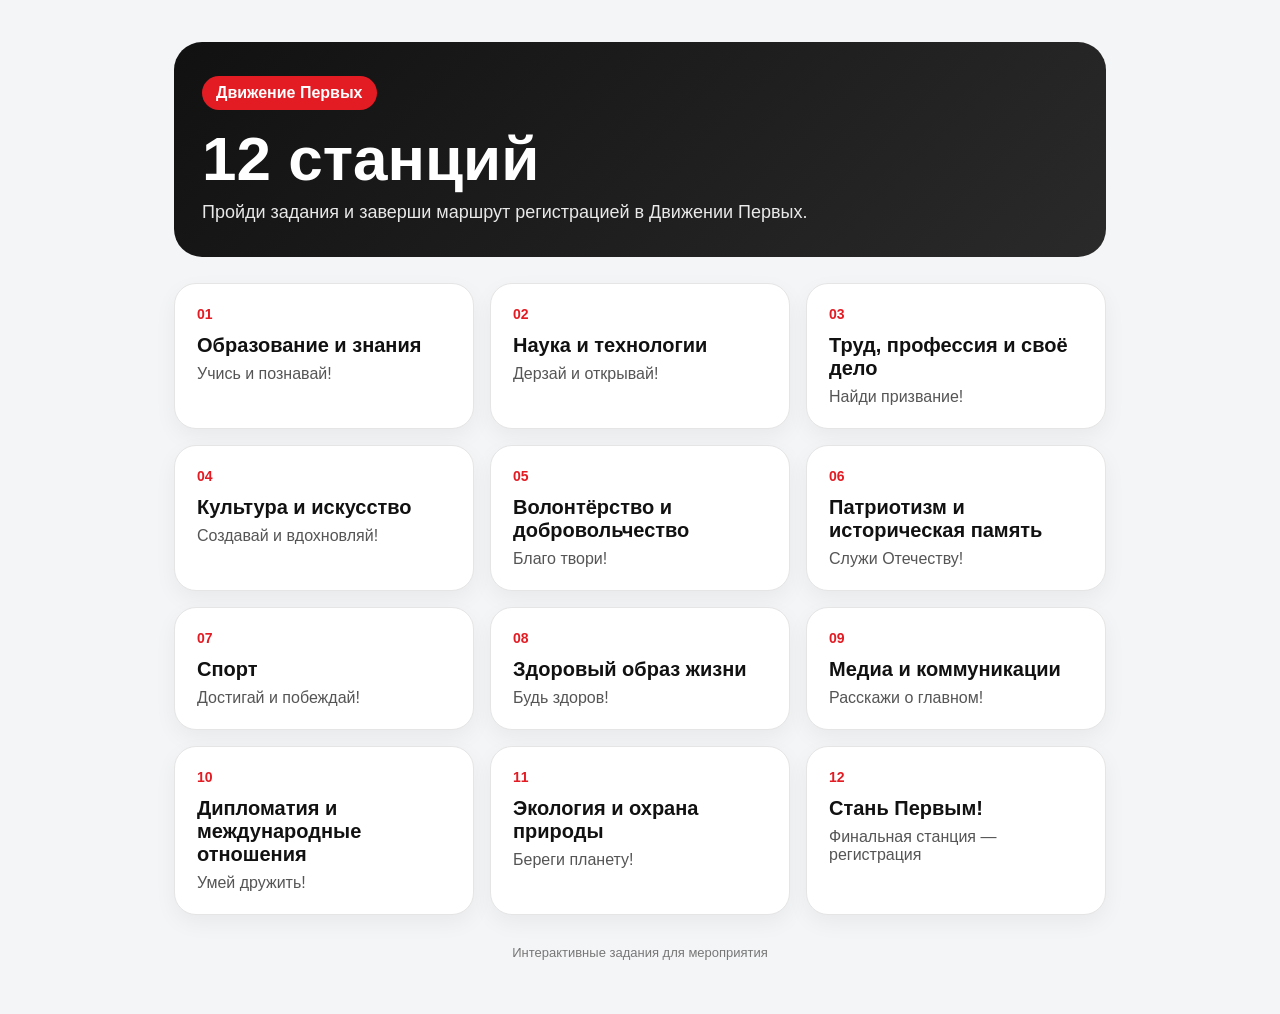
<file: index.html>
<!doctype html><html lang="ru"><head><meta charset="utf-8"><meta name="viewport" content="width=device-width,initial-scale=1">
<title>Движение Первых — задания</title><link rel="stylesheet" href="assets/style.css"></head><body><div class="wrap">
<section class="hero"><span class="tag">Движение Первых</span><h1>12 станций</h1><p>Пройди задания и заверши маршрут регистрацией в Движении Первых.</p></section>
<div class="grid"><a class="card" href="education.html"><div class="num">01</div><h2>Образование и знания</h2><p>Учись и познавай!</p></a><a class="card" href="science.html"><div class="num">02</div><h2>Наука и технологии</h2><p>Дерзай и открывай!</p></a><a class="card" href="career.html"><div class="num">03</div><h2>Труд, профессия и своё дело</h2><p>Найди призвание!</p></a><a class="card" href="culture.html"><div class="num">04</div><h2>Культура и искусство</h2><p>Создавай и вдохновляй!</p></a><a class="card" href="volunteer.html"><div class="num">05</div><h2>Волонтёрство и добровольчество</h2><p>Благо твори!</p></a><a class="card" href="memory.html"><div class="num">06</div><h2>Патриотизм и историческая память</h2><p>Служи Отечеству!</p></a><a class="card" href="sport.html"><div class="num">07</div><h2>Спорт</h2><p>Достигай и побеждай!</p></a><a class="card" href="health.html"><div class="num">08</div><h2>Здоровый образ жизни</h2><p>Будь здоров!</p></a><a class="card" href="media.html"><div class="num">09</div><h2>Медиа и коммуникации</h2><p>Расскажи о главном!</p></a><a class="card" href="diplomacy.html"><div class="num">10</div><h2>Дипломатия и международные отношения</h2><p>Умей дружить!</p></a><a class="card" href="ecology.html"><div class="num">11</div><h2>Экология и охрана природы</h2><p>Береги планету!</p></a><a class="card" href="registration.html"><div class="num">12</div><h2>Стань Первым!</h2><p>Финальная станция — регистрация</p></a></div><div class="footer">Интерактивные задания для мероприятия</div></div></body></html>
</file>
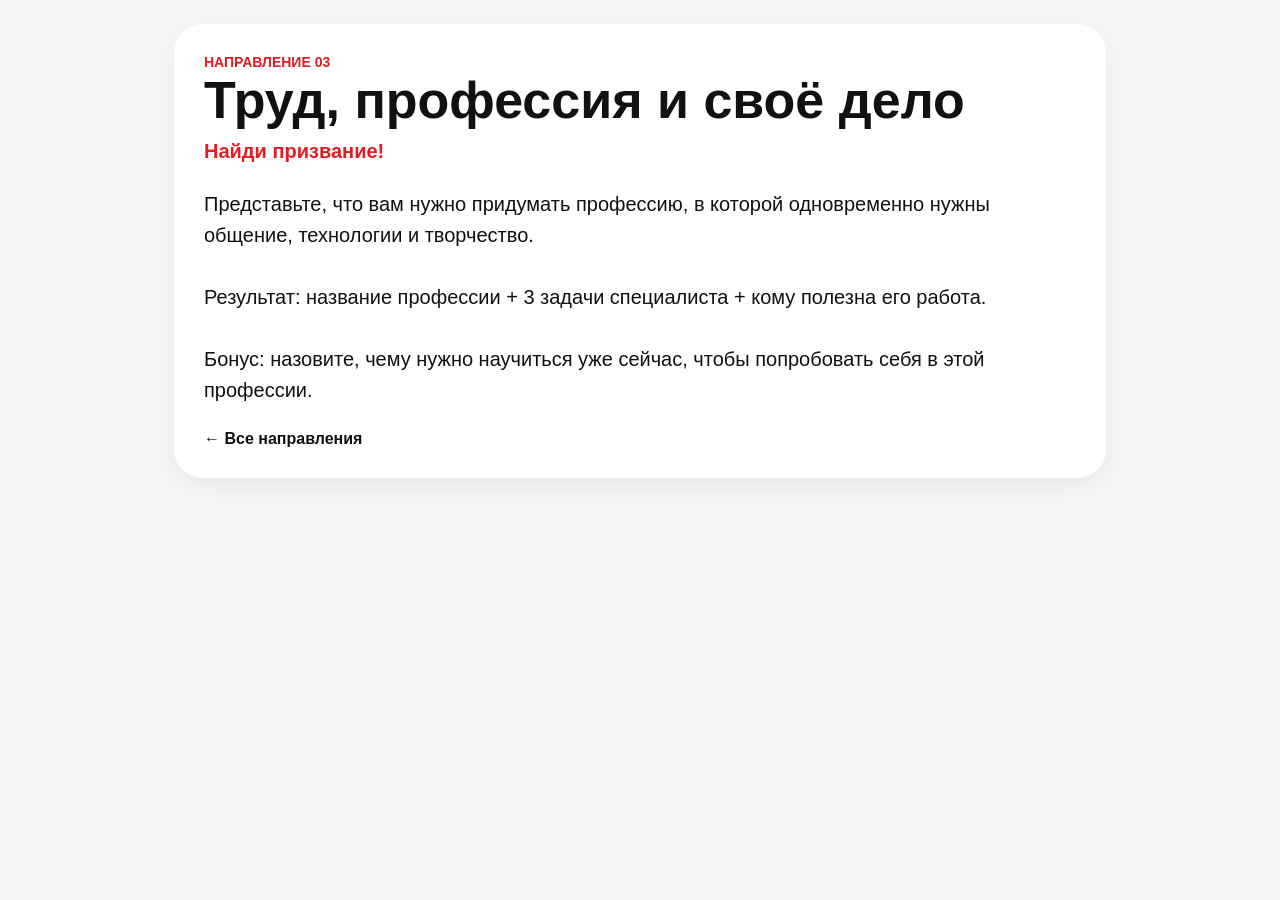
<file: career.html>
<!doctype html>
<html lang="ru">
<head>
<meta charset="utf-8">
<meta name="viewport" content="width=device-width,initial-scale=1">
<title>Труд, профессия и своё дело</title>
<link rel="stylesheet" href="assets/style.css">
</head>
<body>
<div class="wrap">
  <section class="task">
    <div class="num">НАПРАВЛЕНИЕ 03</div>
    <h1>Труд, профессия и своё дело</h1>
    <div class="slogan">Найди призвание!</div>
    <div class="tasktext">Представьте, что вам нужно придумать профессию, в которой одновременно нужны общение, технологии и творчество.

Результат: название профессии + 3 задачи специалиста + кому полезна его работа.

Бонус: назовите, чему нужно научиться уже сейчас, чтобы попробовать себя в этой профессии.</div>
    <a class="back" href="index.html">← Все направления</a>
  </section>
</div>
</body></html>
</file>
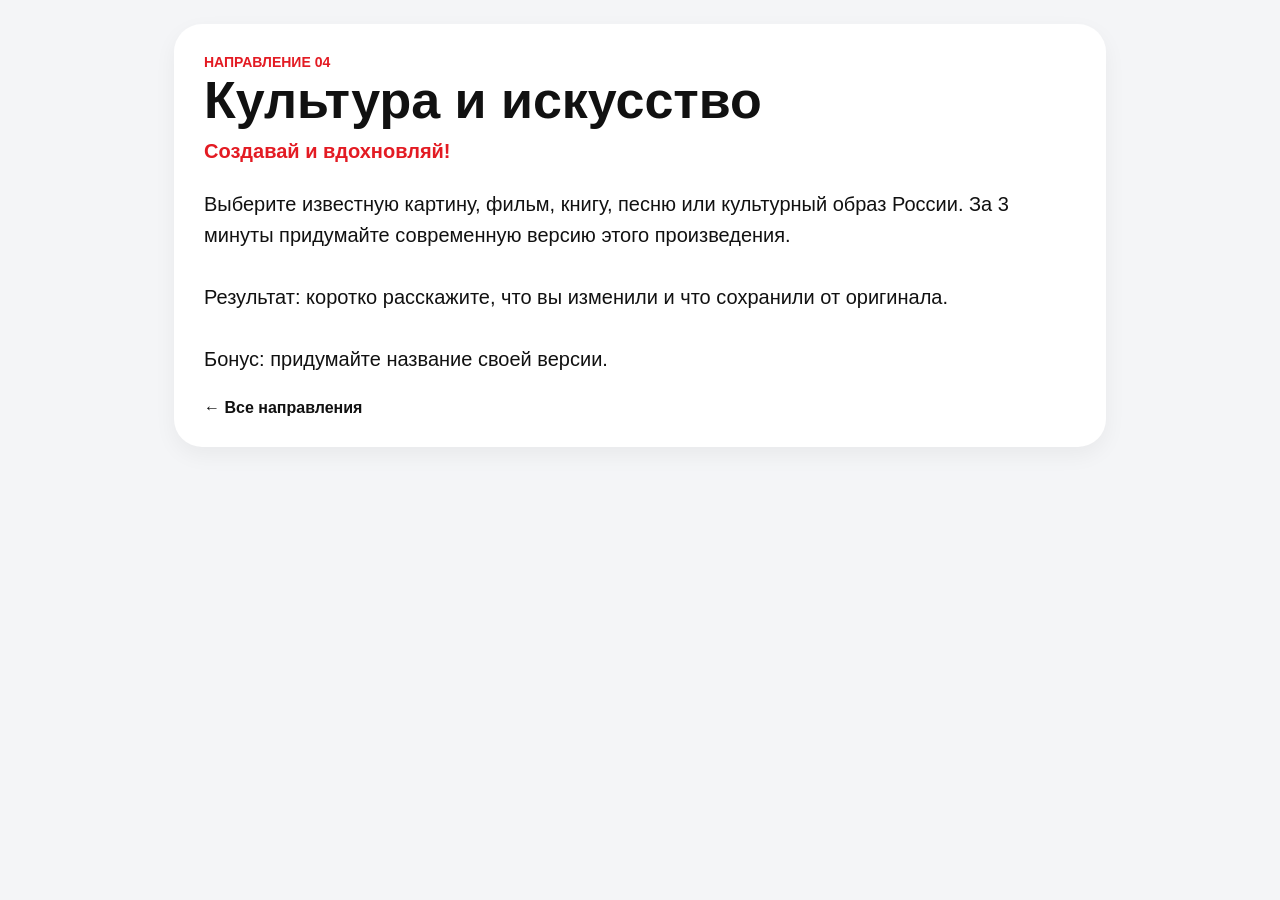
<file: culture.html>
<!doctype html>
<html lang="ru">
<head>
<meta charset="utf-8">
<meta name="viewport" content="width=device-width,initial-scale=1">
<title>Культура и искусство</title>
<link rel="stylesheet" href="assets/style.css">
</head>
<body>
<div class="wrap">
  <section class="task">
    <div class="num">НАПРАВЛЕНИЕ 04</div>
    <h1>Культура и искусство</h1>
    <div class="slogan">Создавай и вдохновляй!</div>
    <div class="tasktext">Выберите известную картину, фильм, книгу, песню или культурный образ России. За 3 минуты придумайте современную версию этого произведения.

Результат: коротко расскажите, что вы изменили и что сохранили от оригинала.

Бонус: придумайте название своей версии.</div>
    <a class="back" href="index.html">← Все направления</a>
  </section>
</div>
</body></html>
</file>
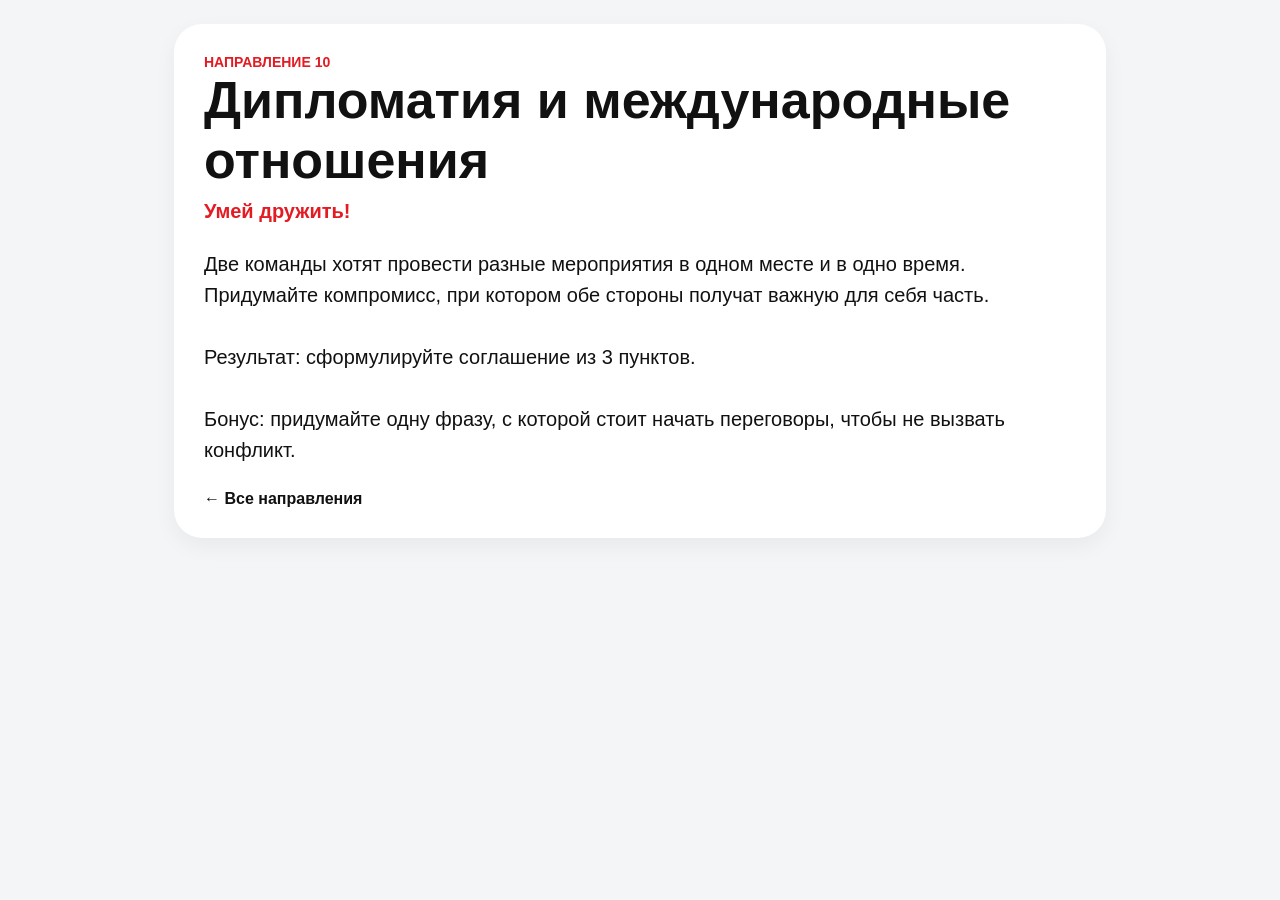
<file: diplomacy.html>
<!doctype html>
<html lang="ru">
<head>
<meta charset="utf-8">
<meta name="viewport" content="width=device-width,initial-scale=1">
<title>Дипломатия и международные отношения</title>
<link rel="stylesheet" href="assets/style.css">
</head>
<body>
<div class="wrap">
  <section class="task">
    <div class="num">НАПРАВЛЕНИЕ 10</div>
    <h1>Дипломатия и международные отношения</h1>
    <div class="slogan">Умей дружить!</div>
    <div class="tasktext">Две команды хотят провести разные мероприятия в одном месте и в одно время. Придумайте компромисс, при котором обе стороны получат важную для себя часть.

Результат: сформулируйте соглашение из 3 пунктов.

Бонус: придумайте одну фразу, с которой стоит начать переговоры, чтобы не вызвать конфликт.</div>
    <a class="back" href="index.html">← Все направления</a>
  </section>
</div>
</body></html>
</file>
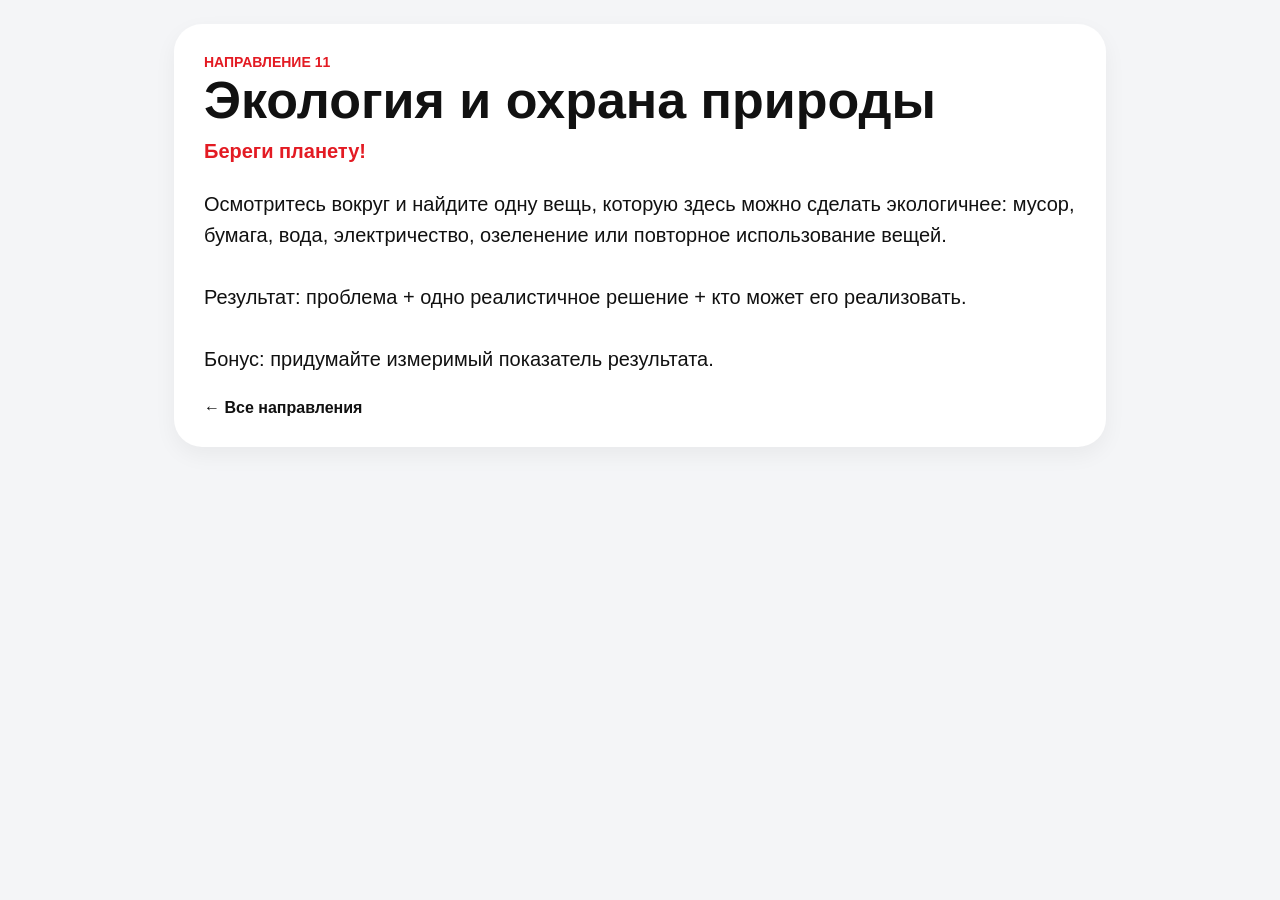
<file: ecology.html>
<!doctype html>
<html lang="ru">
<head>
<meta charset="utf-8">
<meta name="viewport" content="width=device-width,initial-scale=1">
<title>Экология и охрана природы</title>
<link rel="stylesheet" href="assets/style.css">
</head>
<body>
<div class="wrap">
  <section class="task">
    <div class="num">НАПРАВЛЕНИЕ 11</div>
    <h1>Экология и охрана природы</h1>
    <div class="slogan">Береги планету!</div>
    <div class="tasktext">Осмотритесь вокруг и найдите одну вещь, которую здесь можно сделать экологичнее: мусор, бумага, вода, электричество, озеленение или повторное использование вещей.

Результат: проблема + одно реалистичное решение + кто может его реализовать.

Бонус: придумайте измеримый показатель результата.</div>
    <a class="back" href="index.html">← Все направления</a>
  </section>
</div>
</body></html>
</file>
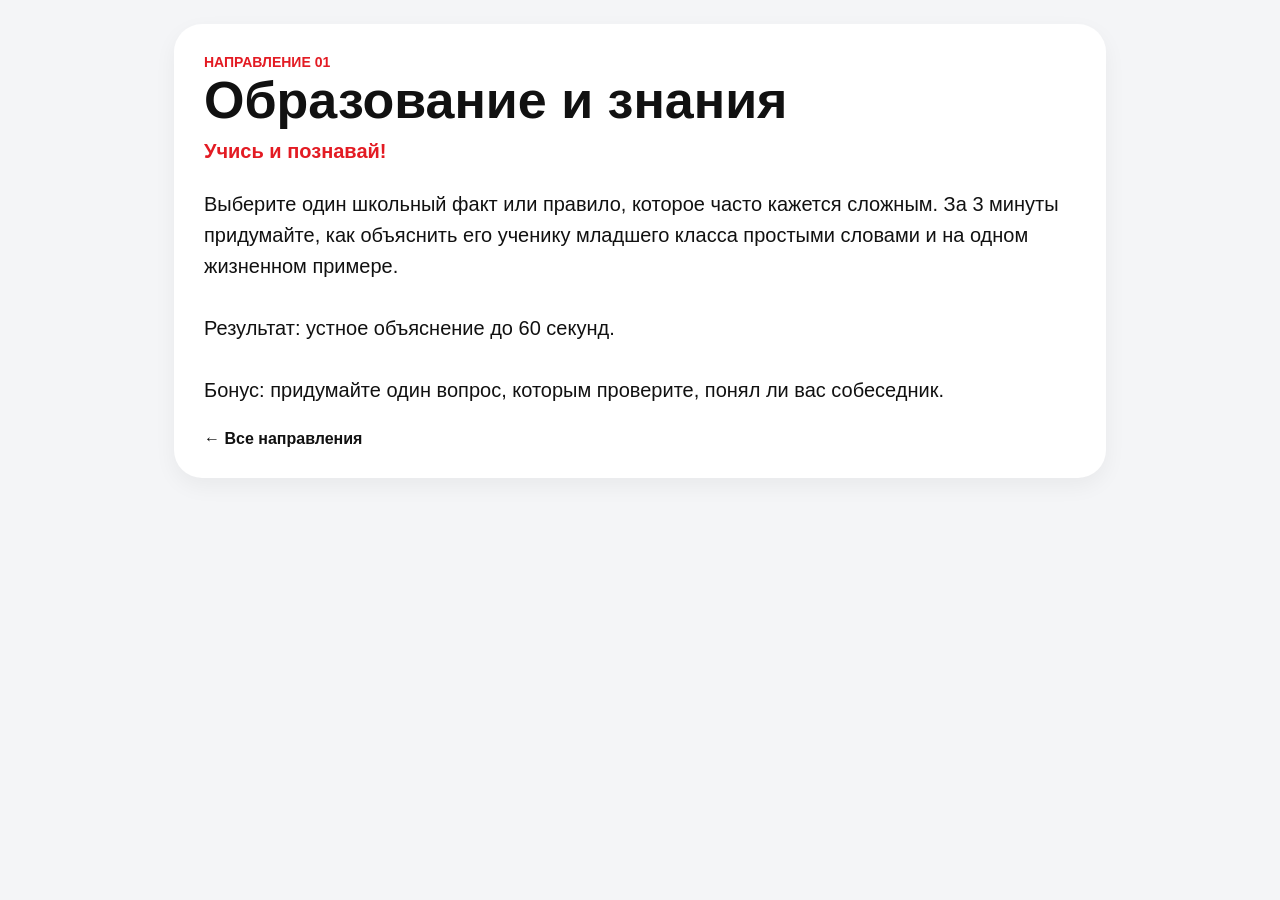
<file: education.html>
<!doctype html>
<html lang="ru">
<head>
<meta charset="utf-8">
<meta name="viewport" content="width=device-width,initial-scale=1">
<title>Образование и знания</title>
<link rel="stylesheet" href="assets/style.css">
</head>
<body>
<div class="wrap">
  <section class="task">
    <div class="num">НАПРАВЛЕНИЕ 01</div>
    <h1>Образование и знания</h1>
    <div class="slogan">Учись и познавай!</div>
    <div class="tasktext">Выберите один школьный факт или правило, которое часто кажется сложным. За 3 минуты придумайте, как объяснить его ученику младшего класса простыми словами и на одном жизненном примере.

Результат: устное объяснение до 60 секунд.

Бонус: придумайте один вопрос, которым проверите, понял ли вас собеседник.</div>
    <a class="back" href="index.html">← Все направления</a>
  </section>
</div>
</body></html>
</file>
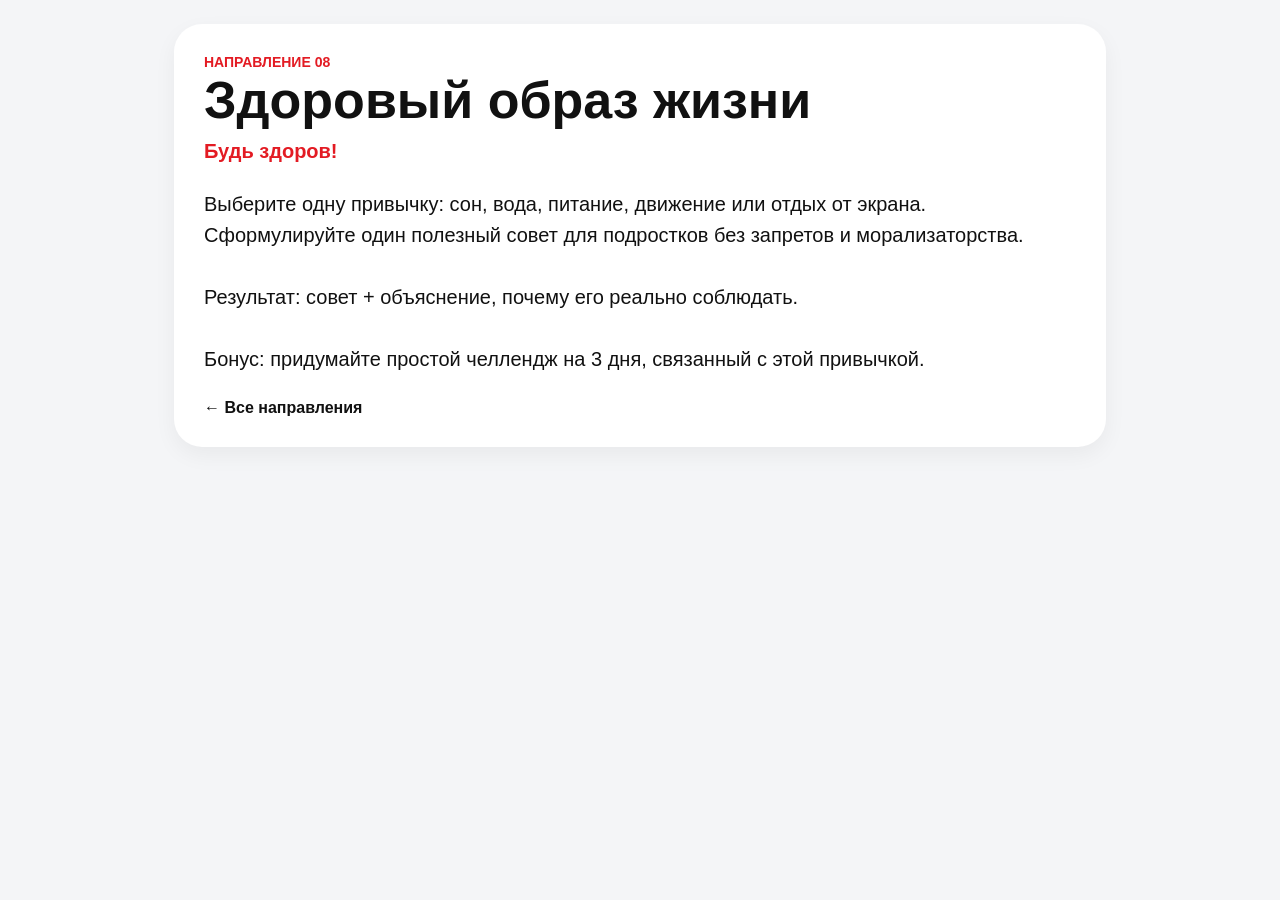
<file: health.html>
<!doctype html>
<html lang="ru">
<head>
<meta charset="utf-8">
<meta name="viewport" content="width=device-width,initial-scale=1">
<title>Здоровый образ жизни</title>
<link rel="stylesheet" href="assets/style.css">
</head>
<body>
<div class="wrap">
  <section class="task">
    <div class="num">НАПРАВЛЕНИЕ 08</div>
    <h1>Здоровый образ жизни</h1>
    <div class="slogan">Будь здоров!</div>
    <div class="tasktext">Выберите одну привычку: сон, вода, питание, движение или отдых от экрана. Сформулируйте один полезный совет для подростков без запретов и морализаторства.

Результат: совет + объяснение, почему его реально соблюдать.

Бонус: придумайте простой челлендж на 3 дня, связанный с этой привычкой.</div>
    <a class="back" href="index.html">← Все направления</a>
  </section>
</div>
</body></html>
</file>
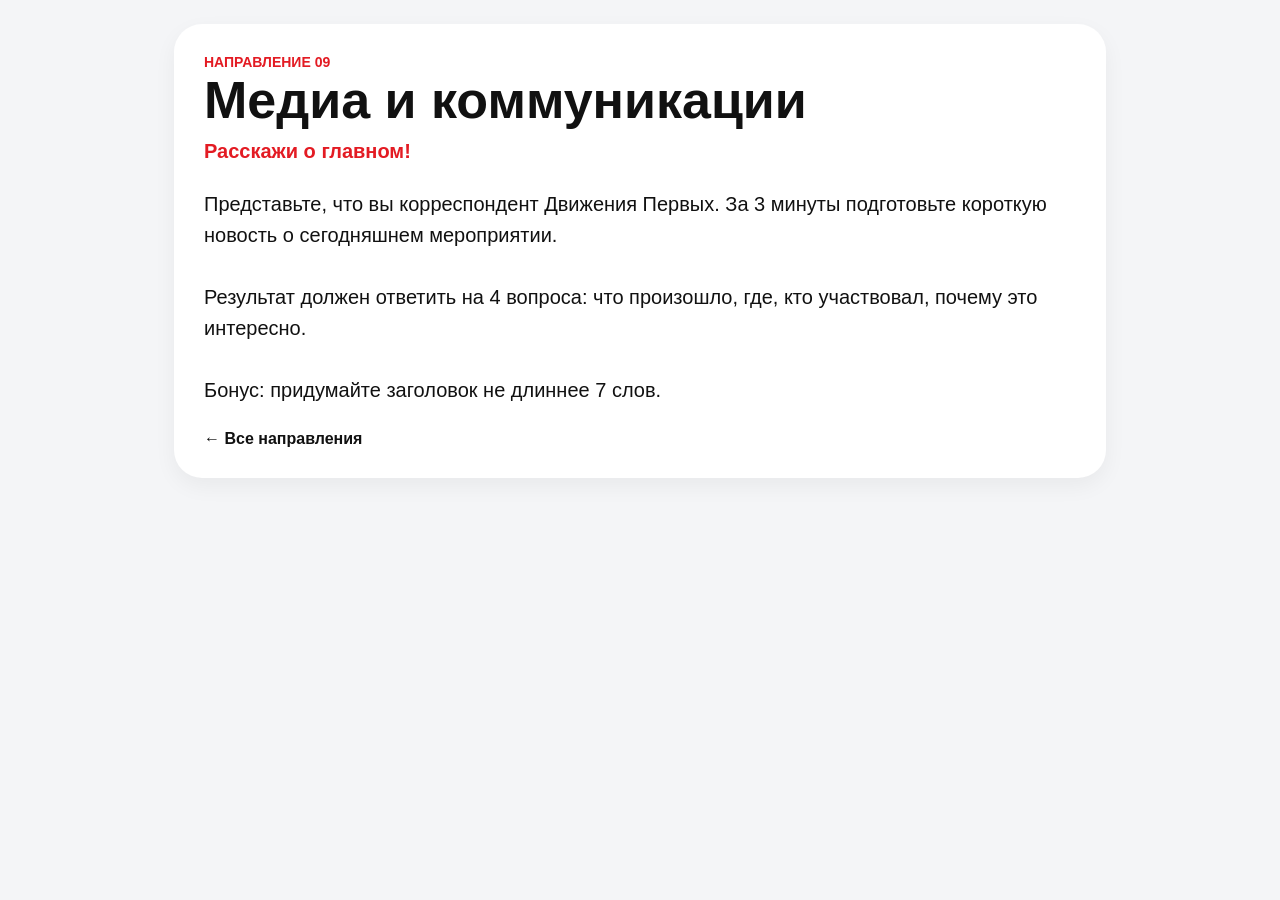
<file: media.html>
<!doctype html>
<html lang="ru">
<head>
<meta charset="utf-8">
<meta name="viewport" content="width=device-width,initial-scale=1">
<title>Медиа и коммуникации</title>
<link rel="stylesheet" href="assets/style.css">
</head>
<body>
<div class="wrap">
  <section class="task">
    <div class="num">НАПРАВЛЕНИЕ 09</div>
    <h1>Медиа и коммуникации</h1>
    <div class="slogan">Расскажи о главном!</div>
    <div class="tasktext">Представьте, что вы корреспондент Движения Первых. За 3 минуты подготовьте короткую новость о сегодняшнем мероприятии.

Результат должен ответить на 4 вопроса: что произошло, где, кто участвовал, почему это интересно.

Бонус: придумайте заголовок не длиннее 7 слов.</div>
    <a class="back" href="index.html">← Все направления</a>
  </section>
</div>
</body></html>
</file>
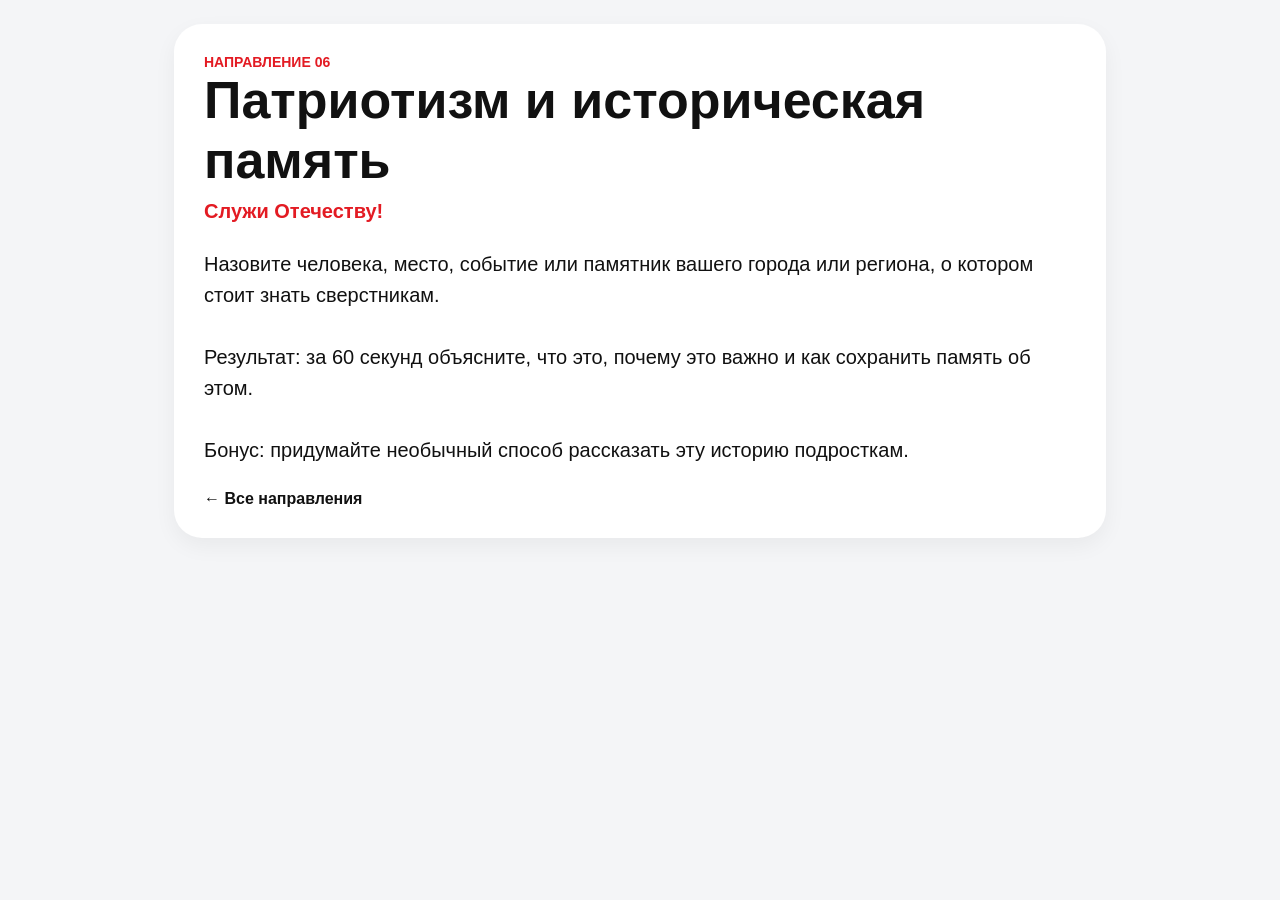
<file: memory.html>
<!doctype html>
<html lang="ru">
<head>
<meta charset="utf-8">
<meta name="viewport" content="width=device-width,initial-scale=1">
<title>Патриотизм и историческая память</title>
<link rel="stylesheet" href="assets/style.css">
</head>
<body>
<div class="wrap">
  <section class="task">
    <div class="num">НАПРАВЛЕНИЕ 06</div>
    <h1>Патриотизм и историческая память</h1>
    <div class="slogan">Служи Отечеству!</div>
    <div class="tasktext">Назовите человека, место, событие или памятник вашего города или региона, о котором стоит знать сверстникам.

Результат: за 60 секунд объясните, что это, почему это важно и как сохранить память об этом.

Бонус: придумайте необычный способ рассказать эту историю подросткам.</div>
    <a class="back" href="index.html">← Все направления</a>
  </section>
</div>
</body></html>
</file>
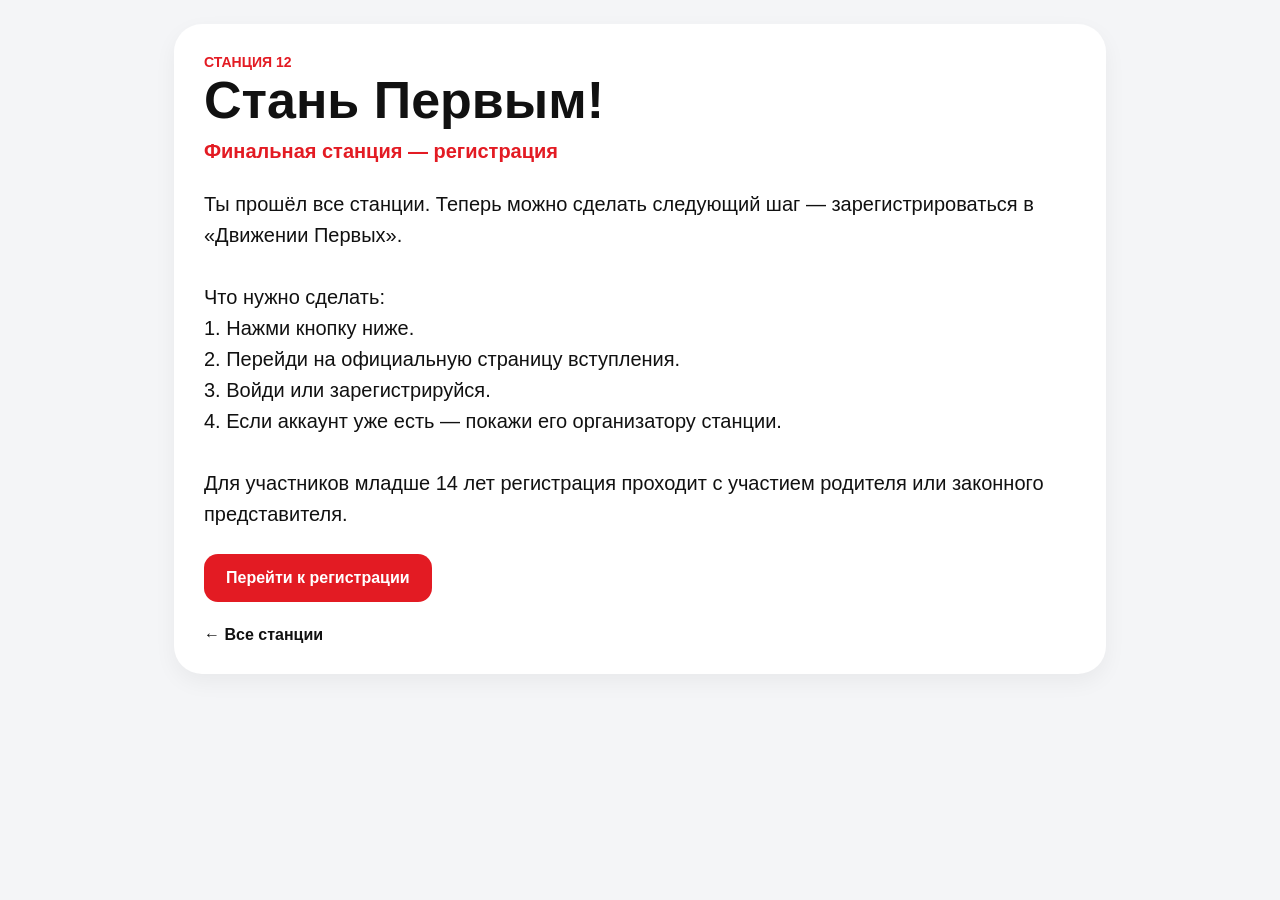
<file: registration.html>
<!doctype html><html lang="ru"><head><meta charset="utf-8"><meta name="viewport" content="width=device-width,initial-scale=1">
<title>Стань Первым!</title><link rel="stylesheet" href="assets/style.css"></head><body><div class="wrap">
<section class="task"><div class="num">СТАНЦИЯ 12</div><h1>Стань Первым!</h1><div class="slogan">Финальная станция — регистрация</div>
<div class="tasktext">Ты прошёл все станции. Теперь можно сделать следующий шаг — зарегистрироваться в «Движении Первых».

Что нужно сделать:
1. Нажми кнопку ниже.
2. Перейди на официальную страницу вступления.
3. Войди или зарегистрируйся.
4. Если аккаунт уже есть — покажи его организатору станции.

Для участников младше 14 лет регистрация проходит с участием родителя или законного представителя.</div>
<a class="button" href="https://будьвдвижении.рф/introduction/">Перейти к регистрации</a><br>
<a class="back" href="index.html">← Все станции</a></section></div></body></html>
</file>
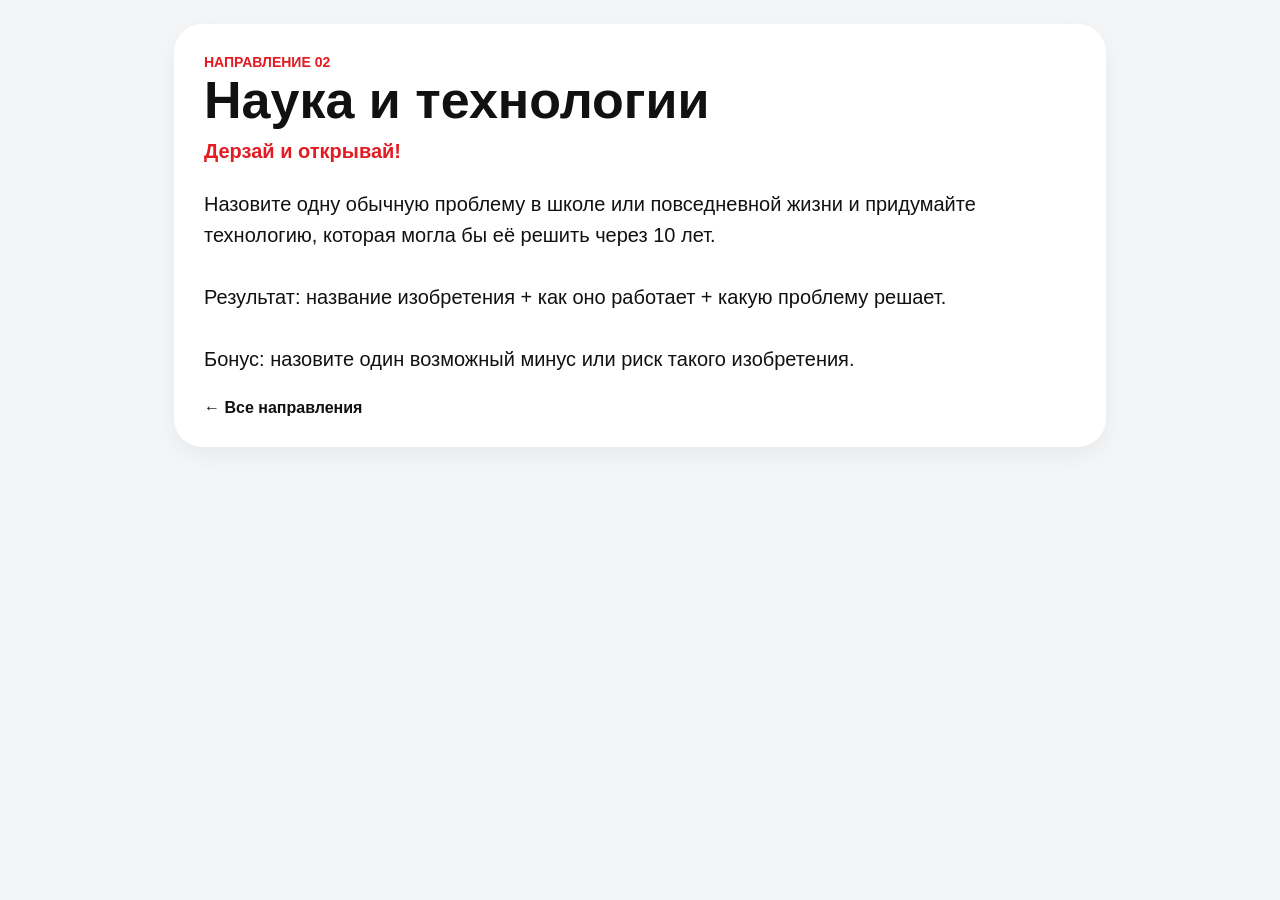
<file: science.html>
<!doctype html>
<html lang="ru">
<head>
<meta charset="utf-8">
<meta name="viewport" content="width=device-width,initial-scale=1">
<title>Наука и технологии</title>
<link rel="stylesheet" href="assets/style.css">
</head>
<body>
<div class="wrap">
  <section class="task">
    <div class="num">НАПРАВЛЕНИЕ 02</div>
    <h1>Наука и технологии</h1>
    <div class="slogan">Дерзай и открывай!</div>
    <div class="tasktext">Назовите одну обычную проблему в школе или повседневной жизни и придумайте технологию, которая могла бы её решить через 10 лет.

Результат: название изобретения + как оно работает + какую проблему решает.

Бонус: назовите один возможный минус или риск такого изобретения.</div>
    <a class="back" href="index.html">← Все направления</a>
  </section>
</div>
</body></html>
</file>
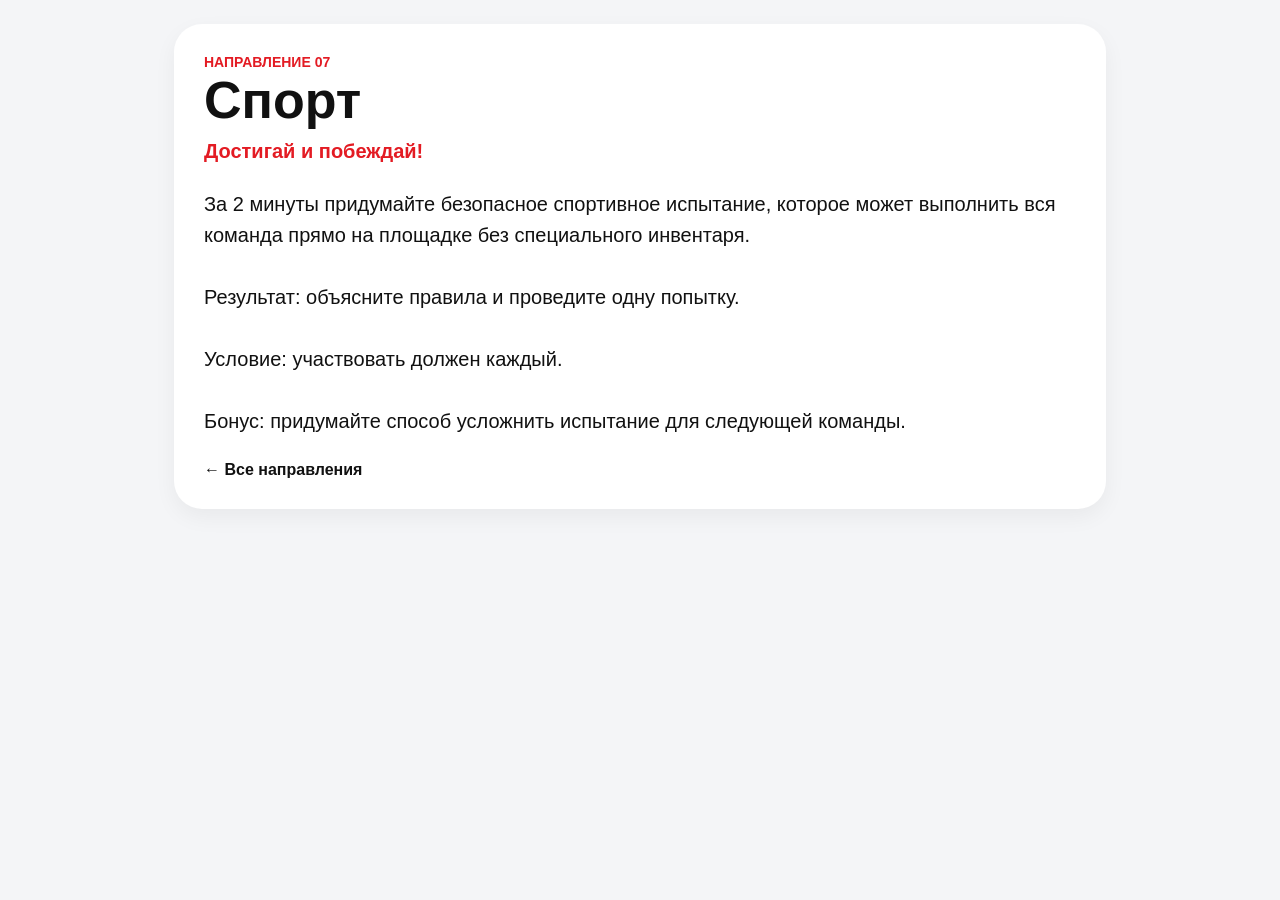
<file: sport.html>
<!doctype html>
<html lang="ru">
<head>
<meta charset="utf-8">
<meta name="viewport" content="width=device-width,initial-scale=1">
<title>Спорт</title>
<link rel="stylesheet" href="assets/style.css">
</head>
<body>
<div class="wrap">
  <section class="task">
    <div class="num">НАПРАВЛЕНИЕ 07</div>
    <h1>Спорт</h1>
    <div class="slogan">Достигай и побеждай!</div>
    <div class="tasktext">За 2 минуты придумайте безопасное спортивное испытание, которое может выполнить вся команда прямо на площадке без специального инвентаря.

Результат: объясните правила и проведите одну попытку.

Условие: участвовать должен каждый.

Бонус: придумайте способ усложнить испытание для следующей команды.</div>
    <a class="back" href="index.html">← Все направления</a>
  </section>
</div>
</body></html>
</file>
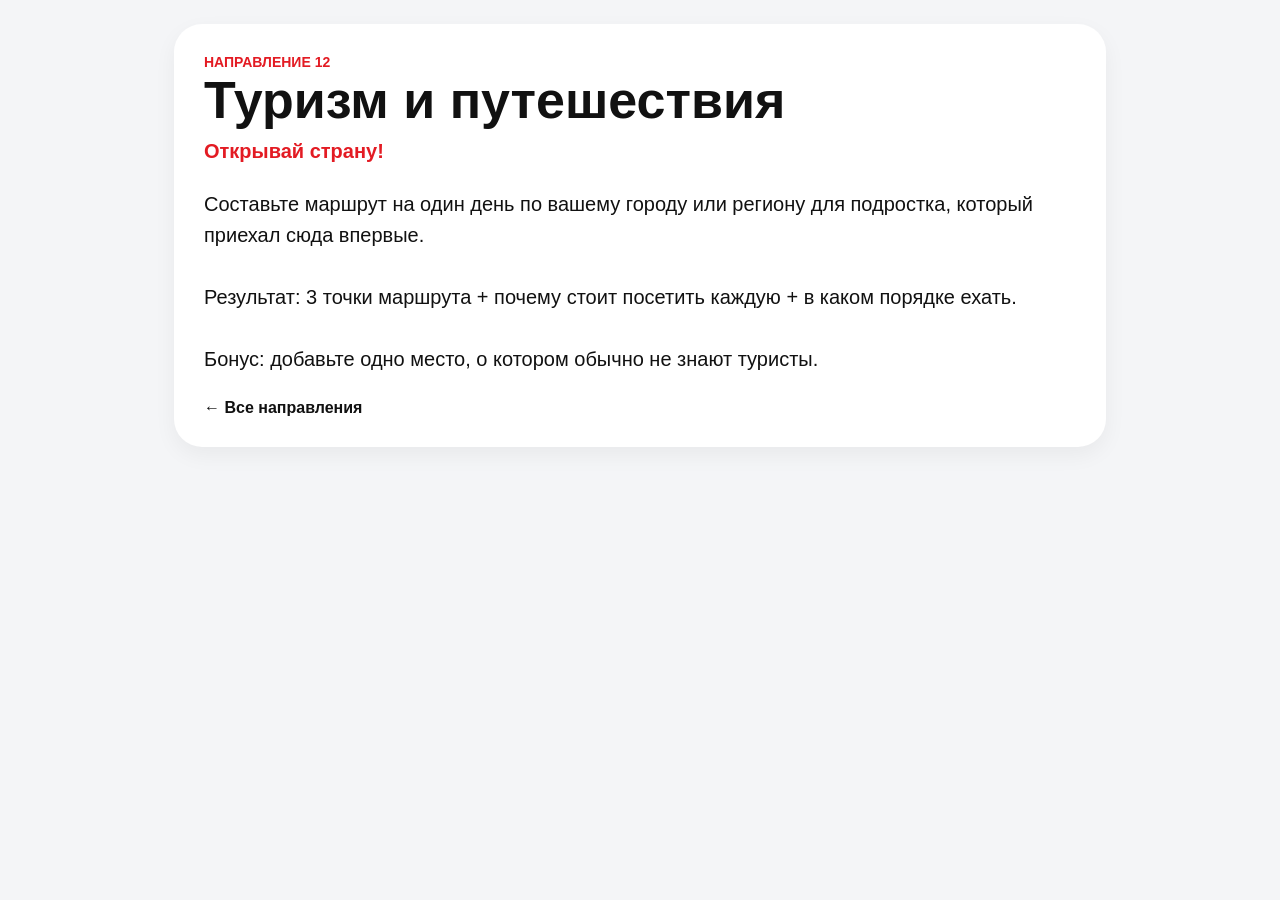
<file: tourism.html>
<!doctype html>
<html lang="ru">
<head>
<meta charset="utf-8">
<meta name="viewport" content="width=device-width,initial-scale=1">
<title>Туризм и путешествия</title>
<link rel="stylesheet" href="assets/style.css">
</head>
<body>
<div class="wrap">
  <section class="task">
    <div class="num">НАПРАВЛЕНИЕ 12</div>
    <h1>Туризм и путешествия</h1>
    <div class="slogan">Открывай страну!</div>
    <div class="tasktext">Составьте маршрут на один день по вашему городу или региону для подростка, который приехал сюда впервые.

Результат: 3 точки маршрута + почему стоит посетить каждую + в каком порядке ехать.

Бонус: добавьте одно место, о котором обычно не знают туристы.</div>
    <a class="back" href="index.html">← Все направления</a>
  </section>
</div>
</body></html>
</file>
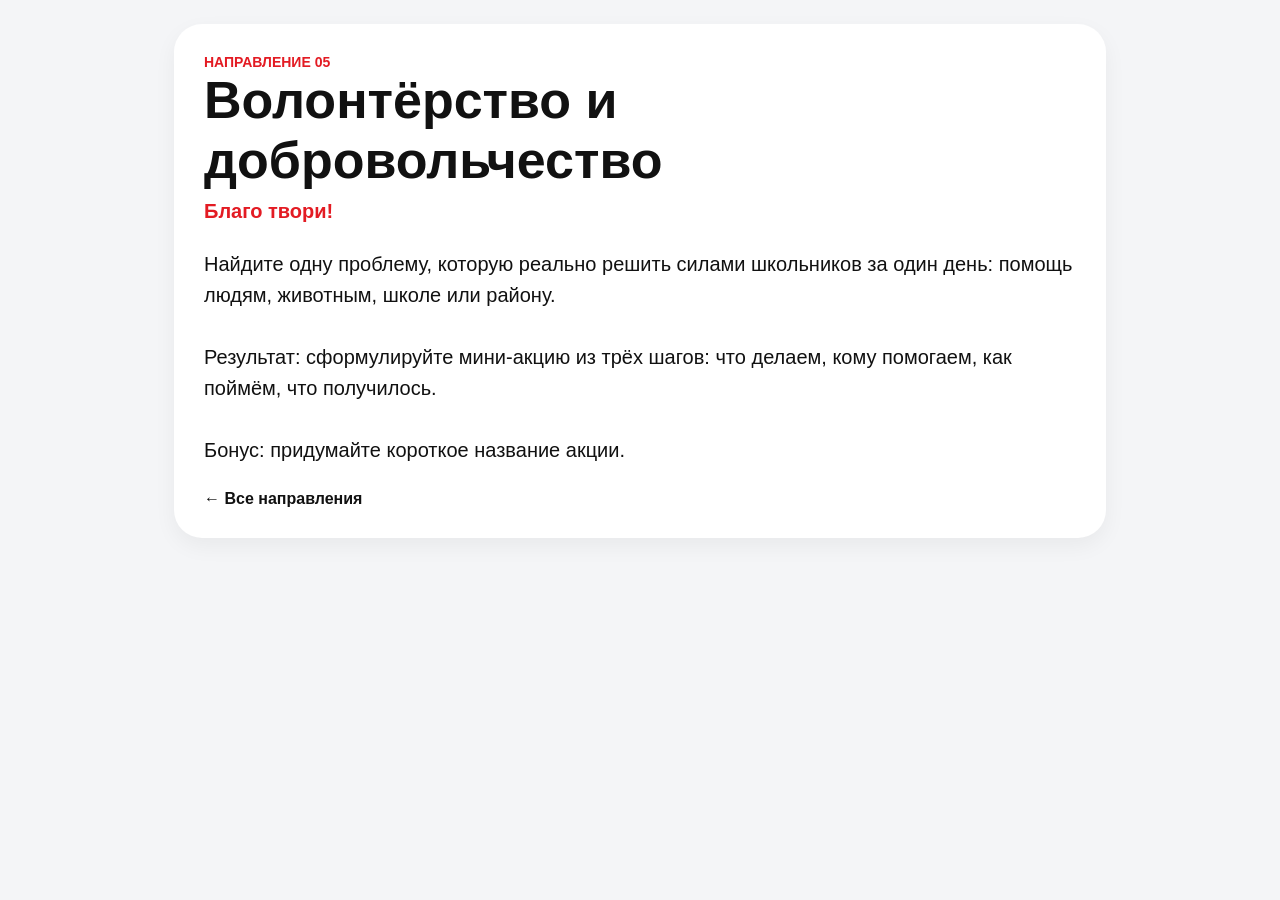
<file: volunteer.html>
<!doctype html>
<html lang="ru">
<head>
<meta charset="utf-8">
<meta name="viewport" content="width=device-width,initial-scale=1">
<title>Волонтёрство и добровольчество</title>
<link rel="stylesheet" href="assets/style.css">
</head>
<body>
<div class="wrap">
  <section class="task">
    <div class="num">НАПРАВЛЕНИЕ 05</div>
    <h1>Волонтёрство и добровольчество</h1>
    <div class="slogan">Благо твори!</div>
    <div class="tasktext">Найдите одну проблему, которую реально решить силами школьников за один день: помощь людям, животным, школе или району.

Результат: сформулируйте мини-акцию из трёх шагов: что делаем, кому помогаем, как поймём, что получилось.

Бонус: придумайте короткое название акции.</div>
    <a class="back" href="index.html">← Все направления</a>
  </section>
</div>
</body></html>
</file>
<file: assets/style.css>
:root{--red:#e31b23;--dark:#111;--bg:#f4f5f7;--card:#fff}
*{box-sizing:border-box}body{margin:0;font-family:Arial,Helvetica,sans-serif;color:var(--dark);background:var(--bg)}
.wrap{max-width:980px;margin:0 auto;padding:24px}.hero{background:linear-gradient(135deg,#111 0%,#2a2a2a 100%);color:#fff;border-radius:28px;padding:34px 28px;margin:18px 0 26px}
.hero .tag{display:inline-block;background:var(--red);padding:8px 14px;border-radius:999px;font-weight:700}.hero h1{font-size:clamp(32px,7vw,62px);line-height:1;margin:18px 0 12px}.hero p{font-size:18px;opacity:.9;margin:0}
.grid{display:grid;grid-template-columns:repeat(3,1fr);gap:16px}.card{background:var(--card);border-radius:22px;padding:22px;text-decoration:none;color:inherit;border:1px solid #e5e5e5;box-shadow:0 8px 22px rgba(0,0,0,.05);transition:.18s ease}
.card:hover{transform:translateY(-3px)}.num{font-weight:800;color:var(--red);font-size:14px}.card h2{font-size:20px;margin:12px 0 8px}.card p{margin:0;color:#555}
.task{background:#fff;border-radius:28px;padding:30px;box-shadow:0 8px 22px rgba(0,0,0,.05)}.task h1{font-size:clamp(30px,6vw,52px);margin:0 0 10px}.slogan{color:var(--red);font-weight:800;font-size:20px;margin-bottom:26px}
.tasktext{font-size:20px;line-height:1.55;white-space:pre-line}.button{display:inline-block;margin-top:24px;background:var(--red);color:#fff;text-decoration:none;padding:15px 22px;border-radius:14px;font-weight:800}
.back{display:inline-block;margin-top:24px;text-decoration:none;color:#111;font-weight:700}.footer{text-align:center;color:#777;font-size:13px;padding:30px 0}
@media(max-width:780px){.grid{grid-template-columns:1fr 1fr}}@media(max-width:520px){.wrap{padding:14px}.grid{grid-template-columns:1fr}.hero{padding:26px 20px}.task{padding:22px}.tasktext{font-size:18px}}
</file>
